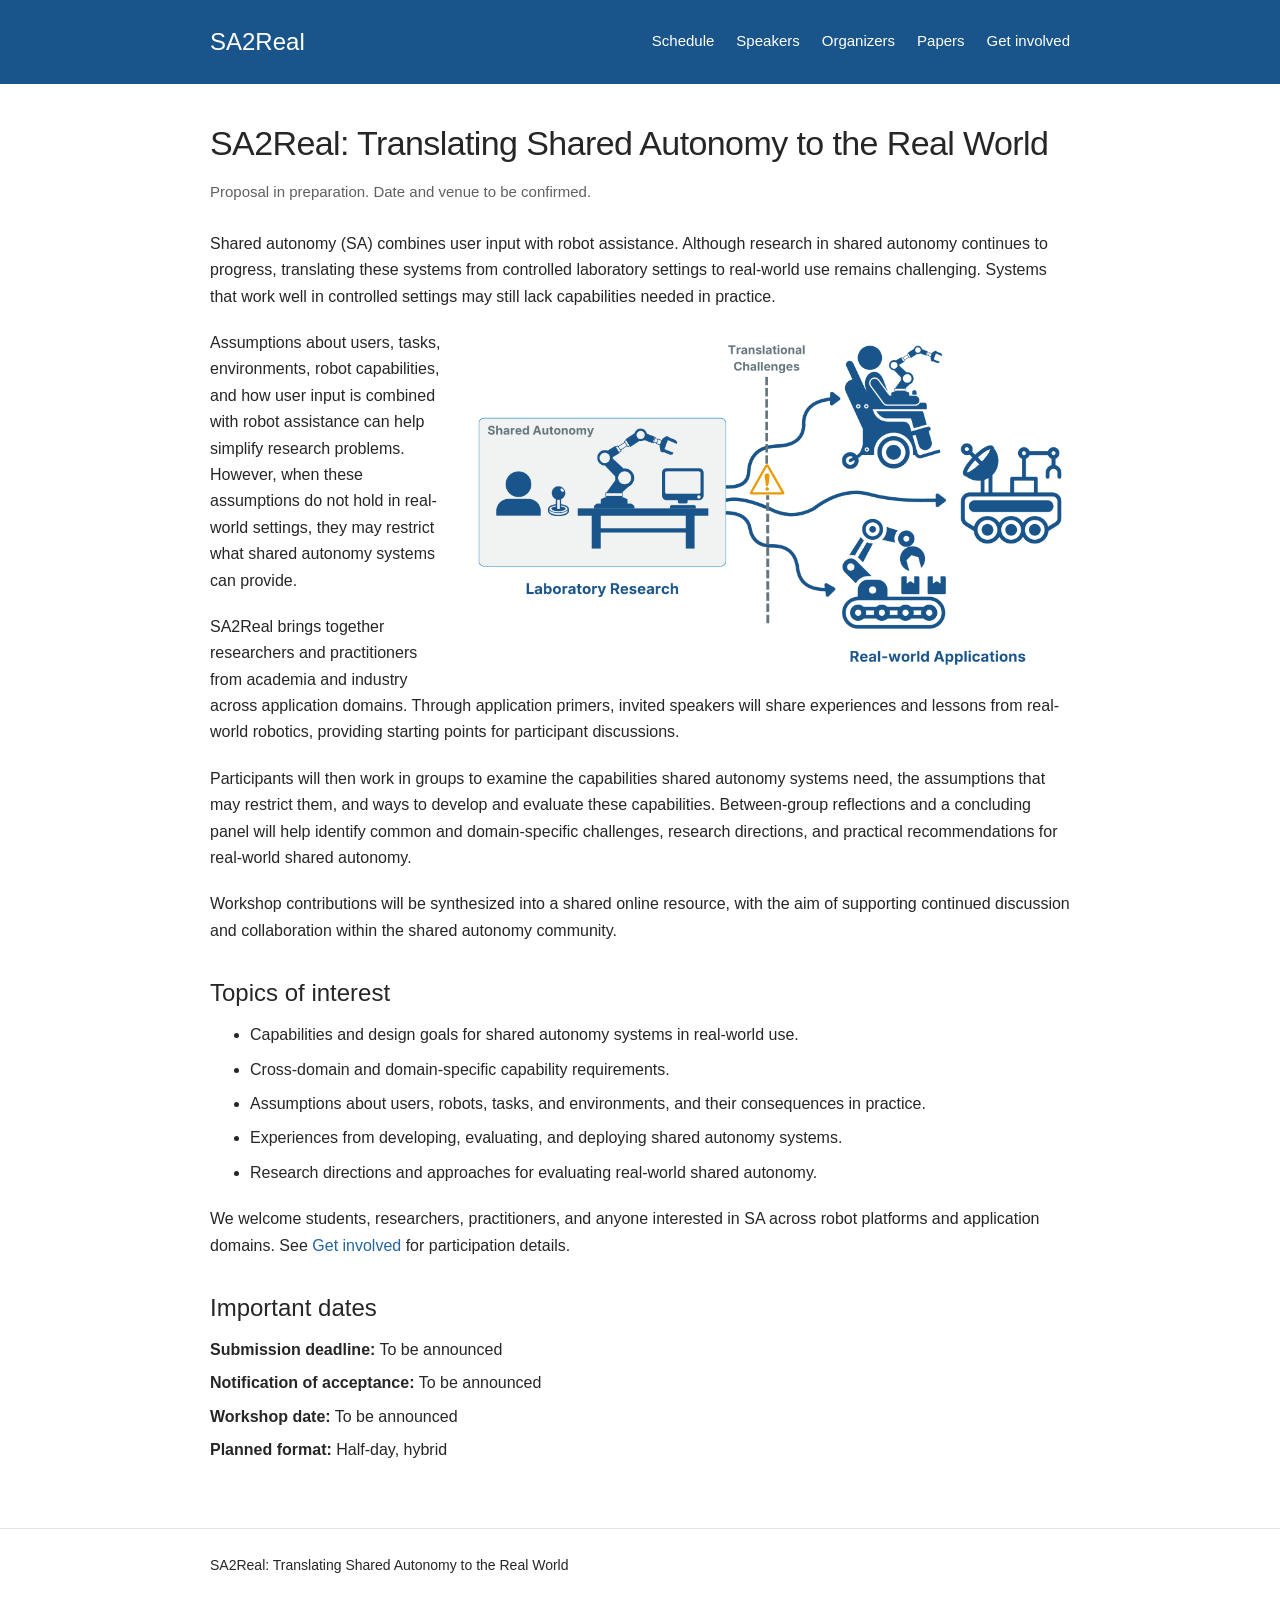
<file: index.html>
<!doctype html>
<html lang="en">
<head>
  <meta charset="utf-8">
  <meta name="viewport" content="width=device-width, initial-scale=1">
  <meta name="description" content="SA2Real: Translating Shared Autonomy to the Real World. Proposed HRI 2027 workshop.">
  <title>Home | SA2Real</title>
  <link rel="stylesheet" href="style.css?v=3">
</head>
<body>
  <a class="skip-link" href="#content">Skip to content</a>

  <!-- NAVIGATION: the same navigation appears on every page. -->
  <header class="site-header">
    <div class="container header-inner">
      <a class="site-title" href="index.html">SA2Real</a>
      <nav aria-label="Main navigation">
        <a href="schedule.html">Schedule</a>
        <a href="speakers.html">Speakers</a>
        <a href="organizers.html">Organizers</a>
        <a href="papers.html">Papers</a>
        <a href="participate.html">Get involved</a>
      </nav>
    </div>
  </header>

  <!-- PAGE CONTENT: edit the text between <main> and </main>. -->
  <main id="content" class="container">
    <h1>SA2Real: Translating Shared Autonomy to the Real World</h1>
    <!-- <p class="subtitle">Proposed half-day workshop at HRI 2027</p> -->
    <p class="status">Proposal in preparation. Date and venue to be confirmed.</p>
    

    <!-- ABOUT -->
    <p>
      Shared autonomy (SA) combines user input with robot assistance. Although research
      in shared autonomy continues to progress, translating these systems from controlled laboratory
      settings to real-world use remains challenging. Systems that work well in controlled
      settings may still lack capabilities needed in practice.
    </p>

    <img
    src="images/teaser_new.png"
    alt="Shared autonomy moving from laboratory research to real-world applications."
    class="intro-teaser"
  >

    <p>
      Assumptions about users, tasks, environments, robot capabilities, and how user
      input is combined with robot assistance can help simplify research problems.
      However, when these assumptions do not hold in real-world settings, they may
      restrict what shared autonomy systems can provide.
    </p>

    <p>
      SA2Real brings together researchers and practitioners from academia and industry
      across application domains. Through application primers, invited speakers will
      share experiences and lessons from real-world robotics, providing starting points
      for participant discussions.
    </p>

    <p>
      Participants will then work in groups to examine the capabilities shared autonomy systems need,
      the assumptions that may restrict them, and ways to develop and evaluate these
      capabilities. Between-group reflections and a concluding panel will help identify
      common and domain-specific challenges, research directions, and practical
      recommendations for real-world shared autonomy.
    </p>

    <p>
      Workshop contributions will be synthesized into a shared online resource, with the
      aim of supporting continued discussion and collaboration within the shared autonomy
      community.
    </p>


  <h2>Topics of interest</h2>
  <ul>
    <li>Capabilities and design goals for shared autonomy systems in real-world use.</li>
    <li>Cross-domain and domain-specific capability requirements.</li>
    <li>Assumptions about users, robots, tasks, and environments, and their consequences in practice.</li>
    <li>Experiences from developing, evaluating, and deploying shared autonomy systems.</li>
    <li>Research directions and approaches for evaluating real-world shared autonomy.</li>
  </ul>

  <p>
    We welcome students, researchers, practitioners, and anyone interested in SA
    across robot platforms and application domains. See
    <a href="participate.html">Get involved</a> for participation details.
  </p>


    <!-- DATES: replace "To be announced" when dates are confirmed. -->
    <h2>Important dates</h2>
    <ul class="dates">
      <li><strong>Submission deadline:</strong> To be announced</li>
      <li><strong>Notification of acceptance:</strong> To be announced</li>
      <li><strong>Workshop date:</strong> To be announced</li>
      <li><strong>Planned format:</strong> Half-day, hybrid</li>
    </ul>
  </main>

  <footer class="site-footer">
    <div class="container">
      <p>SA2Real: Translating Shared Autonomy to the Real World<br>
      <!-- <span class="muted">Proposed HRI 2027 workshop</span></p> -->
    </div>
  </footer>
</body>
</html>
</file>
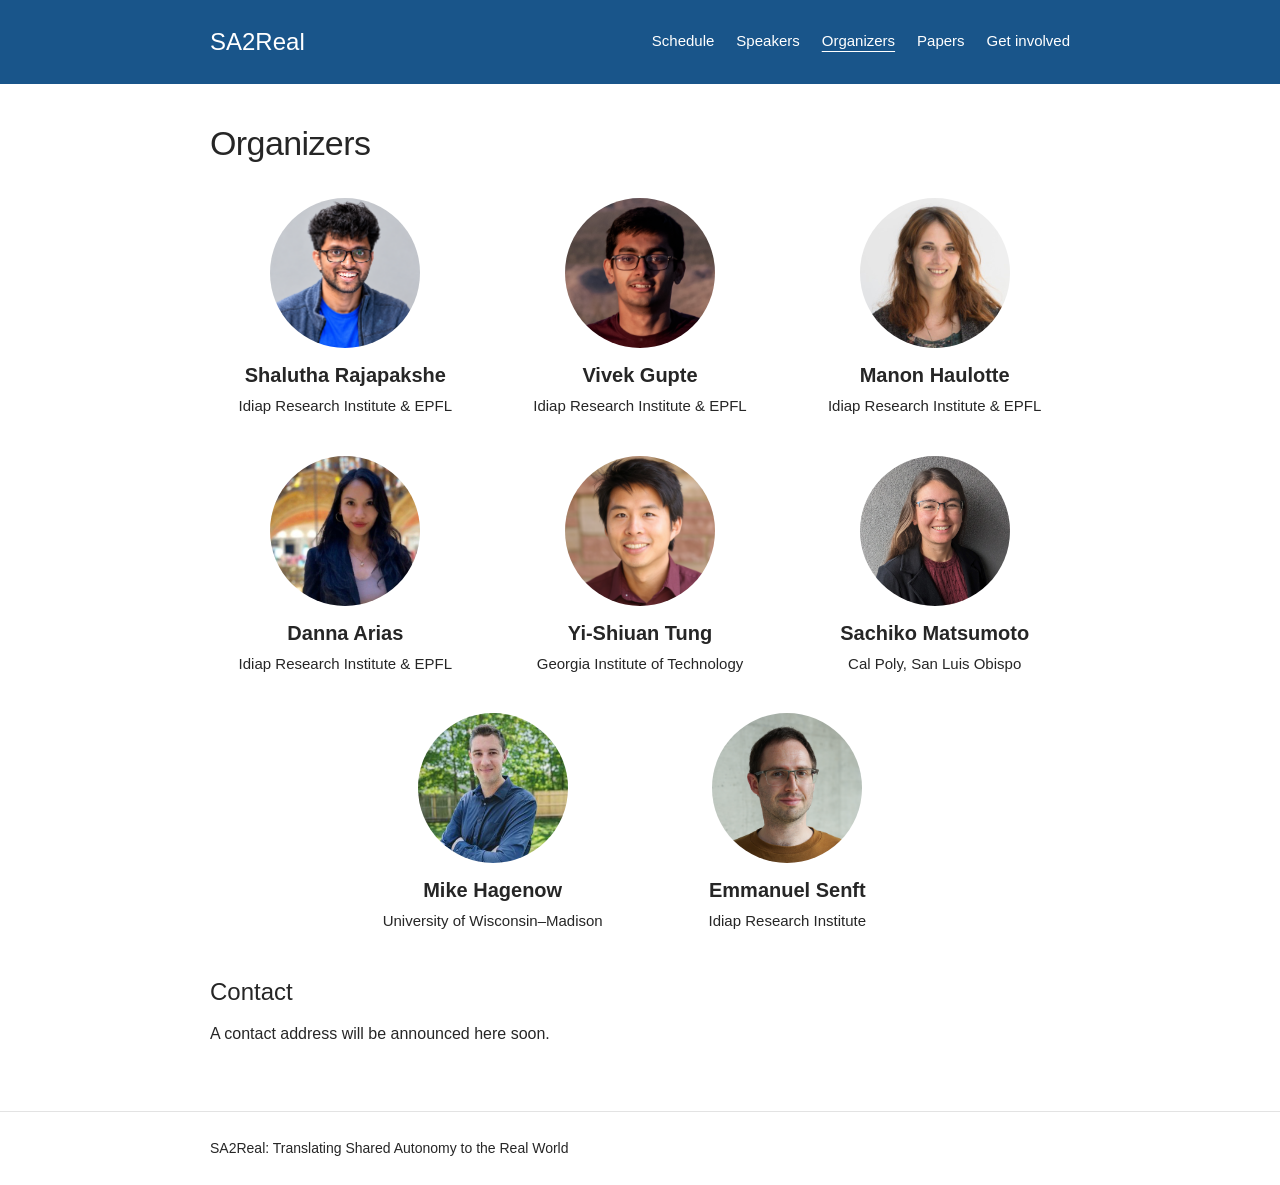
<file: organizers.html>
<!doctype html>
<html lang="en">
<head>
  <meta charset="utf-8">
  <meta name="viewport" content="width=device-width, initial-scale=1">
  <meta name="description" content="SA2Real: Translating Shared Autonomy to the Real World. Proposed HRI 2027 workshop.">
  <title>Organizers | SA2Real</title>
  <link rel="stylesheet" href="style.css">
  <link rel="stylesheet" href="organizers.css">
</head>
<body>
  <a class="skip-link" href="#content">Skip to content</a>

  <!-- NAVIGATION: the same navigation appears on every page. -->
  <header class="site-header">
    <div class="container header-inner">
      <a class="site-title" href="index.html">SA2Real</a>
      <nav aria-label="Main navigation">
        <a href="schedule.html">Schedule</a>
        <a href="speakers.html">Speakers</a>
        <a href="organizers.html" aria-current="page">Organizers</a>
        <a href="papers.html">Papers</a>
        <a href="participate.html">Get involved</a>
      </nav>
    </div>
  </header>

  <!-- PAGE CONTENT: edit the text between <main> and </main>. -->
  <main id="content" class="container">
    <h1>Organizers</h1>

    <!-- ORGANIZERS: duplicate an <article> block to add another person.
         Replace each image path when you add their photo to the images folder.
         For real photos, change alt="" to alt="Portrait of Organizer Name".
         To link a name, use <a href="PERSONAL_WEBSITE_URL">Name</a> inside its <h2>.
    -->
    <div class="organizer-grid">
      <!-- Shalutha Rajapakshe: replace the image path with images/shalutha.jpg -->
      <article class="organizer">
        <img class="organizer-photo" src="images/shalutha12.png" alt="" width="150" height="150">
        <h2 class="organizer-name">Shalutha Rajapakshe</h2>
        <p class="organizer-affiliation">Idiap Research Institute &amp; EPFL</p>
        <!-- Optional: add a short biography here in a <p> element. -->
      </article>

      <!-- Vivek Gupte: replace the image path with images/vivek.jpg -->
      <article class="organizer">
        <img class="organizer-photo" src="images/vivek.png" alt="" width="150" height="150">
        <h2 class="organizer-name">Vivek Gupte</h2>
        <p class="organizer-affiliation">Idiap Research Institute &amp; EPFL</p>
        <!-- Optional: add a short biography here in a <p> element. -->
      </article>

      <!-- Manon Haulotte: replace the image path with images/manon.jpg -->
      <article class="organizer">
        <img class="organizer-photo" src="images/manon.jpeg" alt="" width="150" height="150">
        <h2 class="organizer-name">Manon Haulotte</h2>
        <p class="organizer-affiliation">Idiap Research Institute &amp; EPFL</p>
        <!-- Optional: add a short biography here in a <p> element. -->
      </article>

      <!-- Danna Arias: replace the image path with images/danna.jpg -->
      <article class="organizer">
        <img class="organizer-photo" src="images/danna.jpeg" alt="" width="150" height="150">
        <h2 class="organizer-name">Danna Arias</h2>
        <p class="organizer-affiliation">Idiap Research Institute &amp; EPFL</p>
        <!-- Optional: add a short biography here in a <p> element. -->
      </article>

      <!-- Emmanuel Senft: replace the image path with images/emmanuel.jpg -->
      <article class="organizer">
        <img class="organizer-photo" src="images/yi.png" alt="" width="150" height="150">
        <h2 class="organizer-name">Yi-Shiuan Tung</h2>
        <p class="organizer-affiliation">Georgia Institute of Technology</p>
        <!-- Optional: add a short biography here in a <p> element. -->
      </article>

      <!-- Mike Hagenow: update the affiliation and image path. -->
      <article class="organizer">
        <img class="organizer-photo" src="images/sachiko.jpeg" alt="" width="150" height="150">
        <h2 class="organizer-name">Sachiko Matsumoto</h2>
        <p class="organizer-affiliation">Cal Poly, San Luis Obispo</p>
      </article>

        <!-- Mike Hagenow: update the affiliation and image path. -->
      <article class="organizer">
        <img class="organizer-photo" src="images/mike.jpeg" alt="" width="150" height="150">
        <h2 class="organizer-name">Mike Hagenow</h2>
        <p class="organizer-affiliation">University of Wisconsin–Madison</p>
      </article>

      <!-- Emmanuel Senft: replace the image path with images/emmanuel.jpg -->
      <article class="organizer">
        <img class="organizer-photo" src="images/emmanuel.jpg" alt="" width="150" height="150">
        <h2 class="organizer-name">Emmanuel Senft</h2>
        <p class="organizer-affiliation">Idiap Research Institute</p>
        <!-- Optional: add a short biography here in a <p> element. -->
      </article>

  
    </div>

    <!-- CONTACT: replace this text with your chosen workshop contact. -->
    <h2>Contact</h2>
    <p>A contact address will be announced here soon.</p>
  </main>

  <footer class="site-footer">
    <div class="container">
      <p>SA2Real: Translating Shared Autonomy to the Real World</p>
    </div>
  </footer>
</body>
</html>
</file>
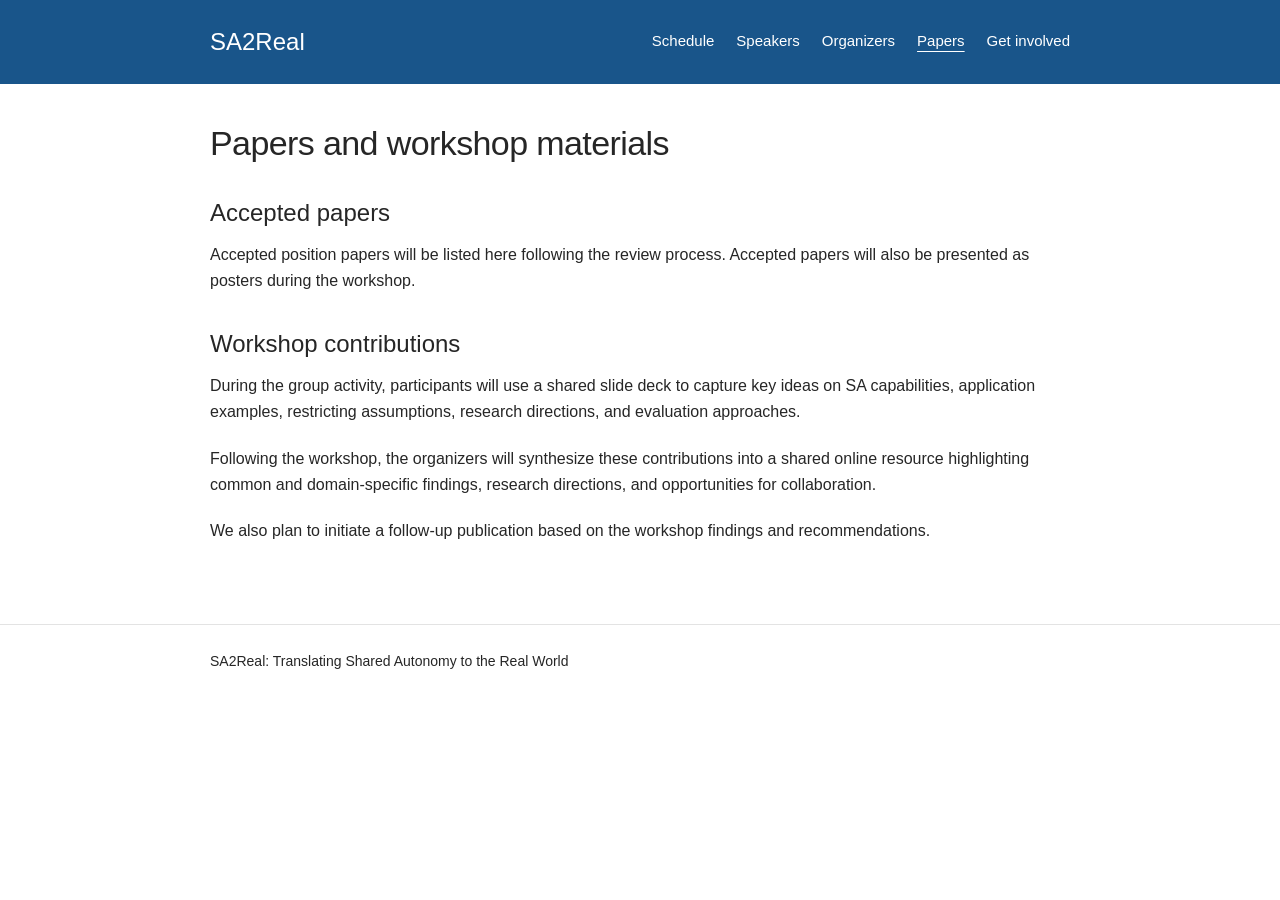
<file: papers.html>
<!doctype html>
<html lang="en">
<head>
  <meta charset="utf-8">
  <meta name="viewport" content="width=device-width, initial-scale=1">
  <meta name="description" content="SA2Real: Translating Shared Autonomy to the Real World. Proposed HRI 2027 workshop.">
  <title>Papers | SA2Real</title>
  <link rel="stylesheet" href="style.css">
</head>
<body>
  <a class="skip-link" href="#content">Skip to content</a>

  <!-- NAVIGATION: the same navigation appears on every page. -->
  <header class="site-header">
    <div class="container header-inner">
      <a class="site-title" href="index.html">SA2Real</a>
      <nav aria-label="Main navigation">
        <a href="schedule.html">Schedule</a>
        <a href="speakers.html">Speakers</a>
        <a href="organizers.html">Organizers</a>
        <a href="papers.html" aria-current="page">Papers</a>
        <a href="participate.html">Get involved</a>
      </nav>
    </div>
  </header>

  <!-- PAGE CONTENT: edit the text between <main> and </main>. -->
  <main id="content" class="container">
    <h1>Papers and workshop materials</h1>

    <h2>Accepted papers</h2>
    <p>
      Accepted position papers will be listed here following the review process.
      Accepted papers will also be presented as posters during the workshop.
    </p>

    <!-- ADD A PAPER: copy the example below and remove the comment markers.
    <p><strong>Paper title</strong><br>
    Author names<br>
    <a href="papers/filename.pdf">Download paper (PDF)</a></p>
    -->

    <h2>Workshop contributions</h2>
    <p>
      During the group activity, participants will use a shared slide deck to capture
      key ideas on SA capabilities, application examples, restricting assumptions,
      research directions, and evaluation approaches.
    </p>

    <p>
      Following the workshop, the organizers will synthesize these contributions into
      a shared online resource highlighting common and domain-specific findings,
      research directions, and opportunities for collaboration.
    </p>

    <p>
      We also plan to initiate a follow-up publication based on the workshop findings
      and recommendations.
    </p>
  </main>

  <footer class="site-footer">
    <div class="container">
      <p>SA2Real: Translating Shared Autonomy to the Real World<br>
      <!-- <span class="muted">Proposed HRI 2027 workshop</span></p> -->
    </div>
  </footer>
</body>
</html>
</file>
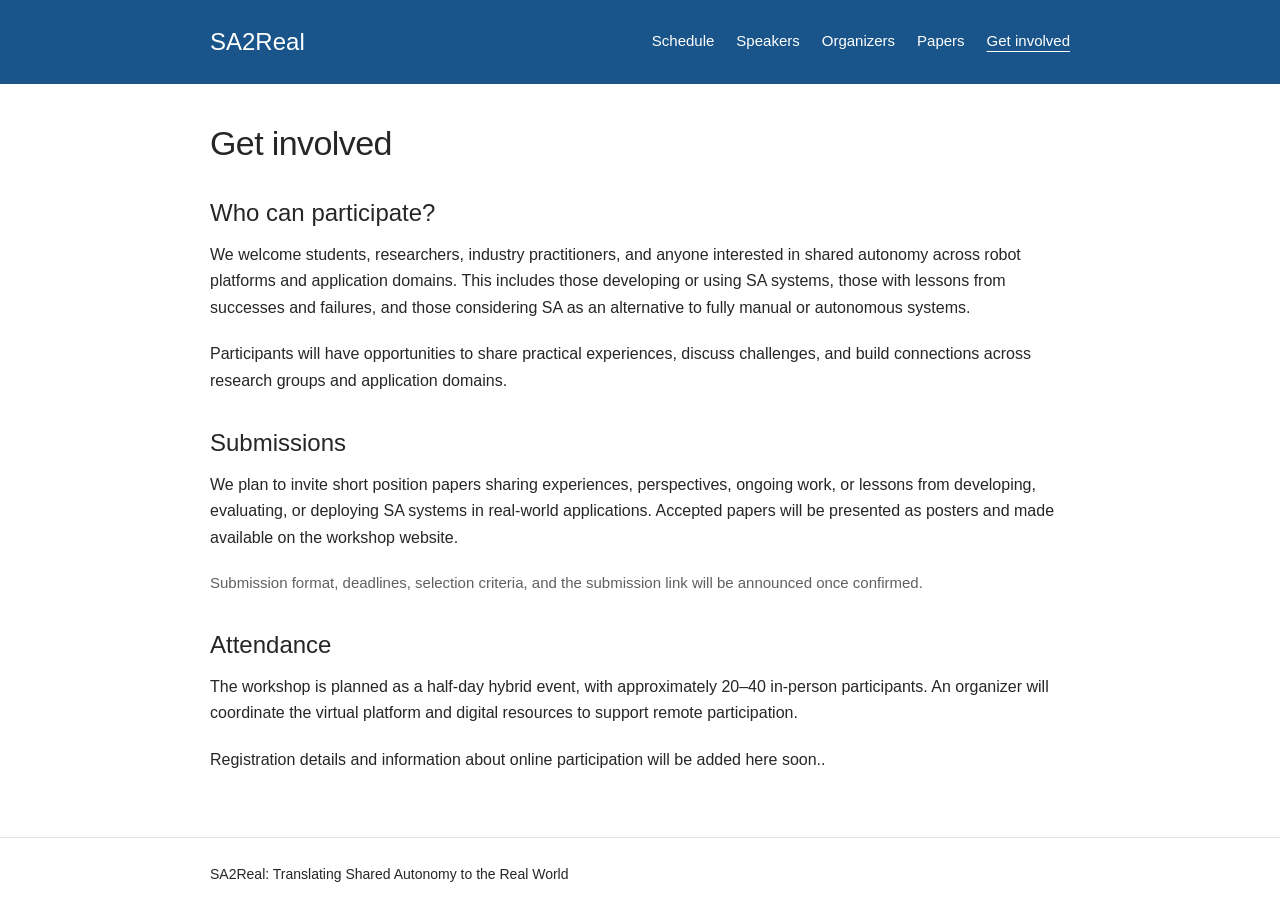
<file: participate.html>
<!doctype html>
<html lang="en">
<head>
  <meta charset="utf-8">
  <meta name="viewport" content="width=device-width, initial-scale=1">
  <meta name="description" content="SA2Real: Translating Shared Autonomy to the Real World. Proposed HRI 2027 workshop.">
  <title>Get involved | SA2Real</title>
  <link rel="stylesheet" href="style.css">
</head>
<body>
  <a class="skip-link" href="#content">Skip to content</a>

  <!-- NAVIGATION: the same navigation appears on every page. -->
  <header class="site-header">
    <div class="container header-inner">
      <a class="site-title" href="index.html">SA2Real</a>
      <nav aria-label="Main navigation">
        <a href="schedule.html">Schedule</a>
        <a href="speakers.html">Speakers</a>
        <a href="organizers.html">Organizers</a>
        <a href="papers.html">Papers</a>
        <a href="participate.html" aria-current="page">Get involved</a>
      </nav>
    </div>
  </header>

  <!-- PAGE CONTENT: edit the text between <main> and </main>. -->
  <main id="content" class="container">
    <h1>Get involved</h1>

    <h2>Who can participate?</h2>
    <p>
      We welcome students, researchers, industry practitioners, and anyone interested
      in shared autonomy across robot platforms and application domains. This includes
      those developing or using SA systems, those with lessons from successes and
      failures, and those considering SA as an alternative to fully manual or autonomous systems.
    </p>

    <p>
      Participants will have opportunities to share practical experiences, discuss
      challenges, and build connections across research groups and application domains.
    </p>

    <h2>Submissions</h2>
    <p>
      We plan to invite short position papers sharing experiences, perspectives,
      ongoing work, or lessons from developing, evaluating, or deploying SA systems
      in real-world applications. Accepted papers will be presented as posters and
      made available on the workshop website.
    </p>

    <p class="status">
      Submission format, deadlines, selection criteria, and the submission link will
      be announced once confirmed.
    </p>

    <!-- SUBMISSION LINK: add the actual link once the call is ready. -->

    <h2>Attendance</h2>
    <p>
      The workshop is planned as a half-day hybrid event, with approximately
      20–40 in-person participants. An organizer will coordinate the virtual platform
      and digital resources to support remote participation.
    </p>

    <p>
      Registration details and information about online participation will be added
      here soon..
    </p>
  </main>

  <footer class="site-footer">
    <div class="container">
      <p>SA2Real: Translating Shared Autonomy to the Real World<br>
      <!-- <span class="muted">Proposed HRI 2027 workshop</span></p> -->
    </div>
  </footer>
</body>
</html>
</file>
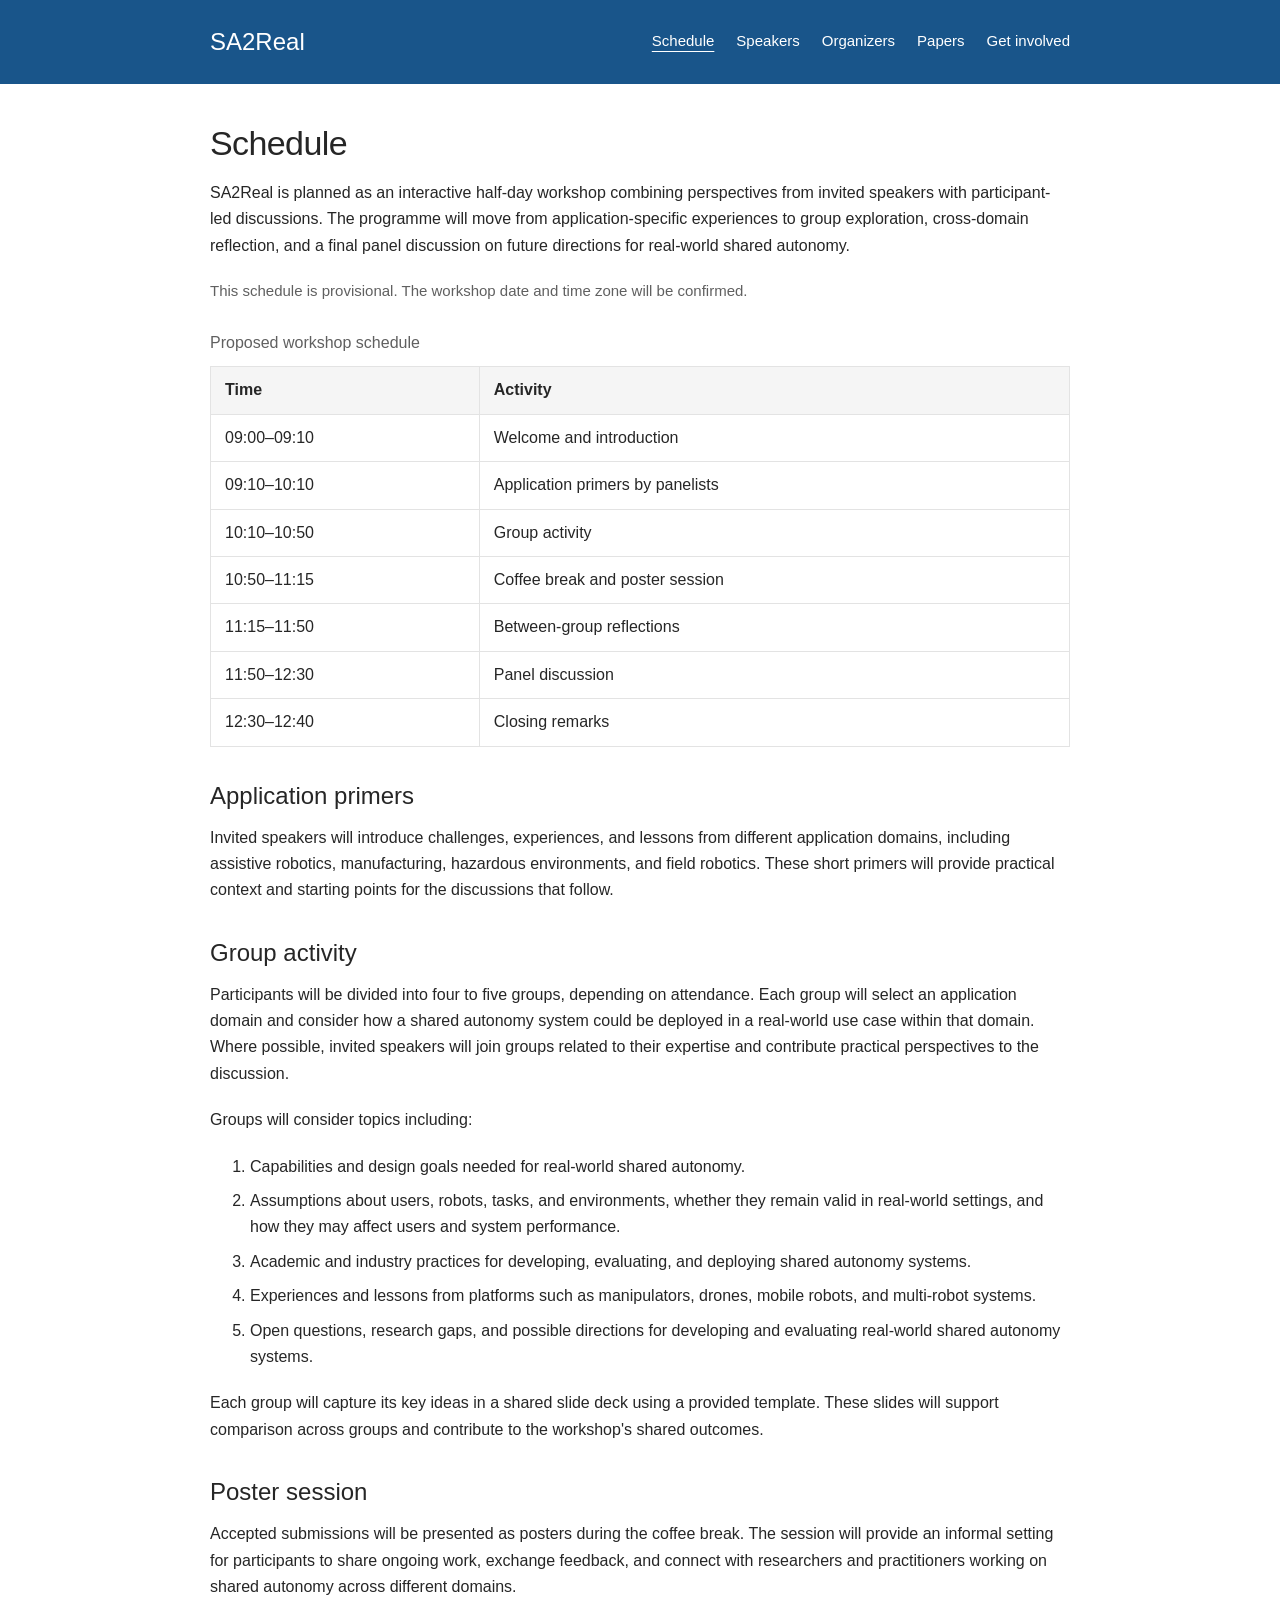
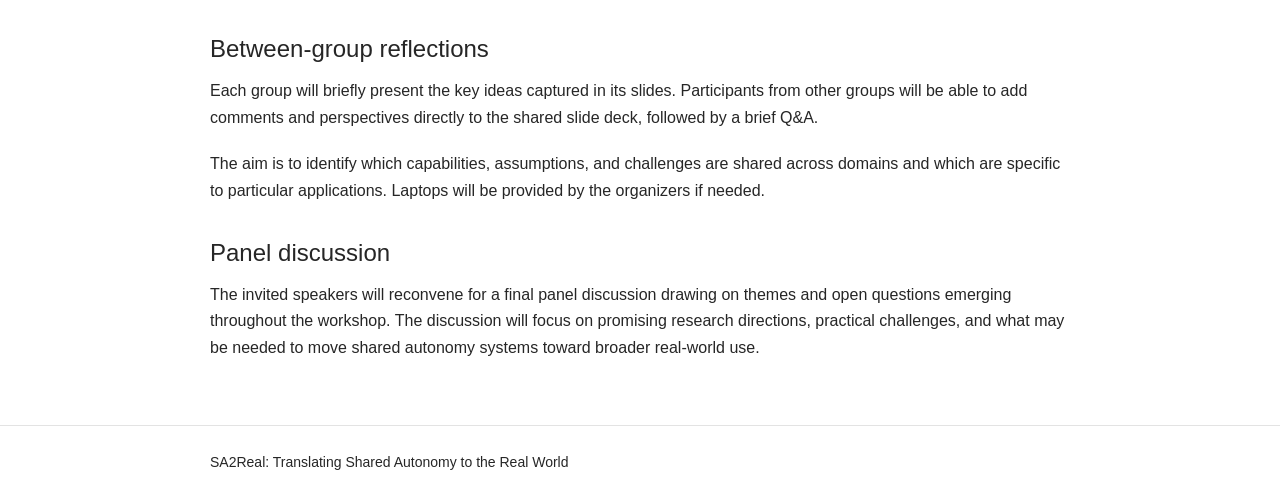
<file: schedule.html>
<!doctype html>
<html lang="en">
<head>
  <meta charset="utf-8">
  <meta name="viewport" content="width=device-width, initial-scale=1">
  <meta name="description" content="SA2Real: Translating Shared Autonomy to the Real World. Proposed HRI 2027 workshop.">
  <title>Schedule | SA2Real</title>
  <link rel="stylesheet" href="style.css">
</head>
<body>
  <a class="skip-link" href="#content">Skip to content</a>

  <!-- NAVIGATION: the same navigation appears on every page. -->
  <header class="site-header">
    <div class="container header-inner">
      <a class="site-title" href="index.html">SA2Real</a>
      <nav aria-label="Main navigation">
        <a href="schedule.html" aria-current="page">Schedule</a>
        <a href="speakers.html">Speakers</a>
        <a href="organizers.html">Organizers</a>
        <a href="papers.html">Papers</a>
        <a href="participate.html">Get involved</a>
      </nav>
    </div>
  </header>

  <!-- PAGE CONTENT: edit the text between <main> and </main>. -->
<main id="content" class="container">
  <h1>Schedule</h1>

  <p>
    SA2Real is planned as an interactive half-day workshop combining perspectives
    from invited speakers with participant-led discussions. The programme will move
    from application-specific experiences to group exploration, cross-domain
    reflection, and a final panel discussion on future directions for real-world
    shared autonomy.
  </p>

  <p class="status">
    This schedule is provisional. The workshop date and time zone will be confirmed.
  </p>

  <table>
    <caption>Proposed workshop schedule</caption>
    <thead>
      <tr>
        <th scope="col">Time</th>
        <th scope="col">Activity</th>
      </tr>
    </thead>
    <tbody>
      <tr><td>09:00–09:10</td><td>Welcome and introduction</td></tr>
      <tr><td>09:10–10:10</td><td>Application primers by panelists</td></tr>
      <tr><td>10:10–10:50</td><td>Group activity</td></tr>
      <tr><td>10:50–11:15</td><td>Coffee break and poster session</td></tr>
      <tr><td>11:15–11:50</td><td>Between-group reflections</td></tr>
      <tr><td>11:50–12:30</td><td>Panel discussion</td></tr>
      <tr><td>12:30–12:40</td><td>Closing remarks</td></tr>
    </tbody>
  </table>

  <h2>Application primers</h2>

  <p>
    Invited speakers will introduce challenges, experiences, and lessons from
    different application domains, including assistive robotics, manufacturing,
    hazardous environments, and field robotics. These short primers will provide
    practical context and starting points for the discussions that follow.
  </p>

  <h2>Group activity</h2>

  <p>
    Participants will be divided into four to five groups, depending on attendance.
    Each group will select an application domain and consider how a shared autonomy
    system could be deployed in a real-world use case within that domain. Where
    possible, invited speakers will join groups related to their expertise and
    contribute practical perspectives to the discussion.
  </p>

  <p>Groups will consider topics including:</p>

  <ol>
    <li>Capabilities and design goals needed for real-world shared autonomy.</li>

    <li>
      Assumptions about users, robots, tasks, and environments, whether they remain
      valid in real-world settings, and how they may affect users and system performance.
    </li>

    <li>
      Academic and industry practices for developing, evaluating, and deploying
      shared autonomy systems.
    </li>

    <li>
      Experiences and lessons from platforms such as manipulators, drones,
      mobile robots, and multi-robot systems.
    </li>

    <li>
      Open questions, research gaps, and possible directions for developing and
      evaluating real-world shared autonomy systems.
    </li>
  </ol>

  <p>
    Each group will capture its key ideas in a shared slide deck using a provided
    template. These slides will support comparison across groups and contribute to
    the workshop's shared outcomes.
  </p>

  <h2>Poster session</h2>

  <p>
    Accepted submissions will be presented as posters during the coffee break.
    The session will provide an informal setting for participants to share ongoing
    work, exchange feedback, and connect with researchers and practitioners working
    on shared autonomy across different domains.
  </p>

  <h2>Between-group reflections</h2>

  <p>
    Each group will briefly present the key ideas captured in its slides. Participants
    from other groups will be able to add comments and perspectives directly to the
    shared slide deck, followed by a brief Q&amp;A.
  </p>

  <p>
    The aim is to identify which capabilities, assumptions, and challenges are
    shared across domains and which are specific to particular applications.
    Laptops will be provided by the organizers if needed.
  </p>

  <h2>Panel discussion</h2>

  <p>
    The invited speakers will reconvene for a final panel discussion drawing on
    themes and open questions emerging throughout the workshop. The discussion will
    focus on promising research directions, practical challenges, and what may be
    needed to move shared autonomy systems toward broader real-world use.
  </p>

</main>

  <footer class="site-footer">
    <div class="container">
      <p>SA2Real: Translating Shared Autonomy to the Real World<br>
      <!-- <span class="muted">Proposed HRI 2027 workshop</span></p> -->
    </div>
  </footer>
</body>
</html>
</file>
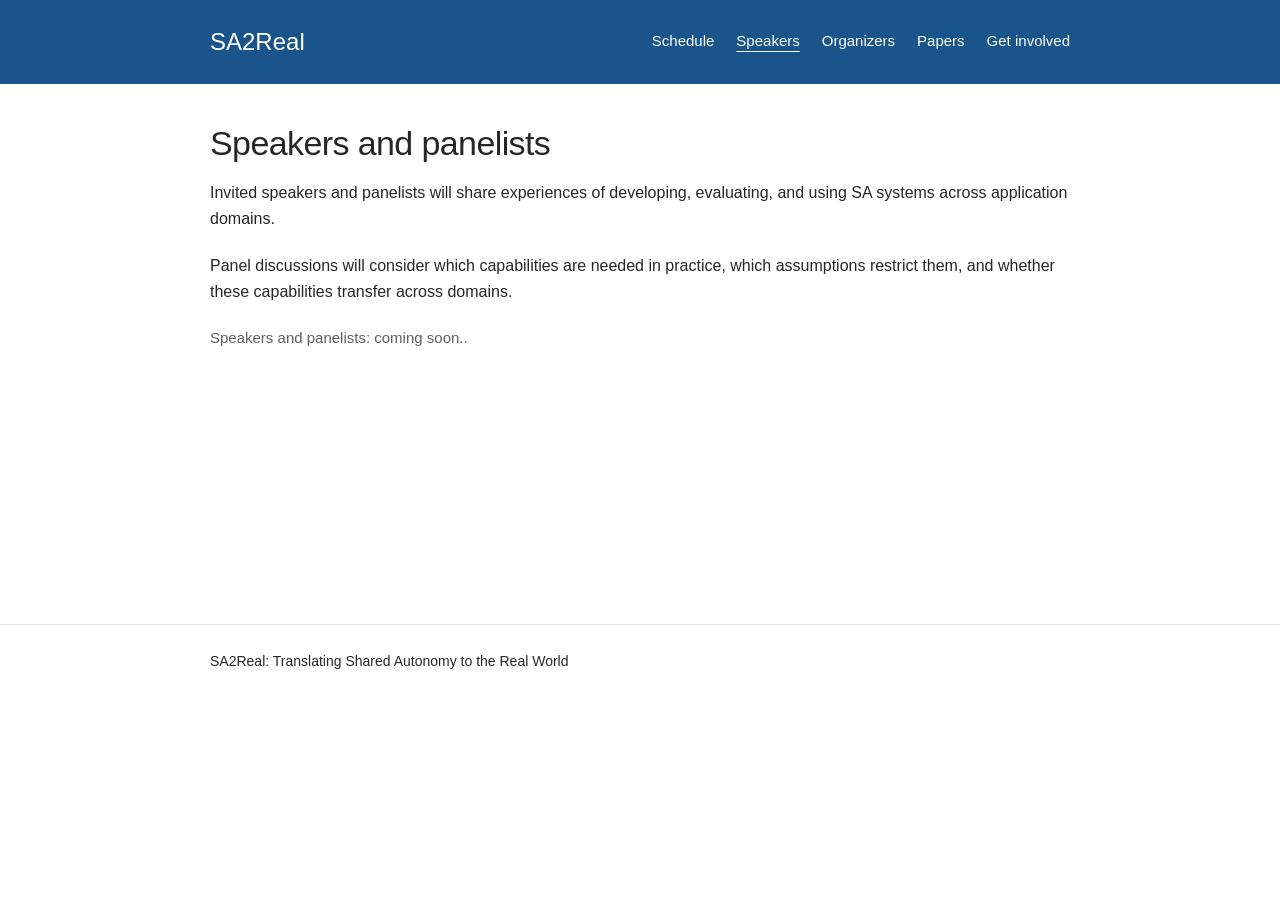
<file: speakers.html>
<!doctype html>
<html lang="en">
<head>
  <meta charset="utf-8">
  <meta name="viewport" content="width=device-width, initial-scale=1">
  <meta name="description" content="SA2Real: Translating Shared Autonomy to the Real World. Proposed HRI 2027 workshop.">
  <title>Speakers | SA2Real</title>
  <link rel="stylesheet" href="style.css">
</head>
<body>
  <a class="skip-link" href="#content">Skip to content</a>

  <!-- NAVIGATION: the same navigation appears on every page. -->
  <header class="site-header">
    <div class="container header-inner">
      <a class="site-title" href="index.html">SA2Real</a>
      <nav aria-label="Main navigation">
        <a href="schedule.html">Schedule</a>
        <a href="speakers.html" aria-current="page">Speakers</a>
        <a href="organizers.html">Organizers</a>
        <a href="papers.html">Papers</a>
        <a href="participate.html">Get involved</a>
      </nav>
    </div>
  </header>

  <!-- PAGE CONTENT: edit the text between <main> and </main>. -->
  <main id="content" class="container">
    <h1>Speakers and panelists</h1>
    <p>Invited speakers and panelists will share experiences of developing, evaluating, and using SA systems across application domains.</p>
    <p>Panel discussions will consider which capabilities are needed in practice, which assumptions restrict them, and whether these capabilities transfer across domains.</p>
    <p class="status">Speakers and panelists: coming soon..</p>

    <!-- ADD A CONFIRMED SPEAKER: copy the example below and remove the comment markers.
    <h2>Speaker name</h2>
    <p><strong>Affiliation</strong></p>
    <p>Short biography or talk description.</p>
    -->
  </main>

  <footer class="site-footer">
    <div class="container">
      <p>SA2Real: Translating Shared Autonomy to the Real World<br>
      <!-- <span class="muted">Proposed HRI 2027 workshop</span></p> -->
    </div>
  </footer>
</body>
</html>
</file>
<file: style.css>
/* SHARED STYLES: all pages use this file. */

/* Change these values to adjust the colour and reading width. */
:root {
  --text: #262626;
  --muted: #606060;
  --link: #2465a0;
  --border: #e3e3e3;
  --width: 860px;
}

/* Basic typography and page layout. */
* { box-sizing: border-box; }
body {
  margin: 0;
  background: #fff;
  color: var(--text);
  font-family: -apple-system, BlinkMacSystemFont, "Segoe UI", Arial, sans-serif;
  font-size: 16px;
  line-height: 1.65;
}
.container { width: min(var(--width), calc(100% - 40px)); margin: 0 auto; }
a { color: var(--link); text-decoration: none; }
a:hover { text-decoration: underline; }
a:focus-visible { outline: 2px solid var(--link); outline-offset: 4px; }
p, ul, ol { margin: 0 0 20px; }
li { margin-bottom: 8px; }
h1, h2 { font-weight: 500; line-height: 1.25; }
h1 { font-size: 34px; margin: 0 0 16px; letter-spacing: -0.6px; }
h2 { font-size: 24px; margin: 34px 0 14px; }
main { padding-top: 38px; padding-bottom: 44px; min-height: 60vh; }

/* Header and navigation. */
.site-header { border-top: 4px solid #424242; border-bottom: 1px solid var(--border); }
.header-inner { display: flex; align-items: center; justify-content: space-between; gap: 22px; padding: 17px 0; }
.site-title { color: var(--text); font-size: 24px; font-weight: 400; white-space: nowrap; }
nav { display: flex; flex-wrap: wrap; gap: 10px 22px; }
nav a { color: var(--text); font-size: 15px; }
nav a[aria-current="page"] { text-decoration: underline; text-underline-offset: 5px; }

/* Page details. */
.subtitle { font-size: 18px; margin-bottom: 8px; }
.status, .muted { color: var(--muted); }
.status { font-size: 15px; margin-bottom: 26px; }
.dates { list-style: none; padding: 0; }
.dates li { margin-bottom: 7px; }

/* Schedule table. */
table { width: 100%; border-collapse: collapse; margin: 24px 0; }
caption { text-align: left; color: var(--muted); margin-bottom: 10px; }
th, td { border: 1px solid var(--border); padding: 10px 14px; text-align: left; }
th { background: #f5f5f5; font-weight: 600; }
td:first-child { white-space: nowrap; }

/* Footer and keyboard accessibility. */
.site-footer { border-top: 1px solid var(--border); padding: 25px 0; font-size: 14px; }
.site-footer p { margin: 0; }
.skip-link { position: absolute; left: 16px; top: -100px; background: white; padding: 8px 12px; }
.skip-link:focus { top: 8px; }

/* Small screens: let the navigation wrap below the title. */
@media (max-width: 640px) {
  .header-inner { flex-direction: column; align-items: flex-start; gap: 10px; }
  nav { gap: 8px 18px; }
  h1 { font-size: 28px; }
  h2 { font-size: 22px; }
  main { padding-top: 28px; }
  th, td { padding: 9px 8px; font-size: 14px; }
}


/* Full-width blue header */
.site-header {
  background-color: #19558a;
  border-top: none;
  border-bottom: none;
}

.header-inner {
  padding-top: 22px;
  padding-bottom: 22px;
}

.site-title,
nav a {
  color: #ffffff;
}

nav a:hover {
  color: #ffffff;
  text-decoration: underline;
}

.site-header a:focus-visible {
  outline-color: #ffffff;
}



.intro-teaser {
  float: right;
  width: 90%;
  max-width: 600px;
  height: auto;
  margin: 0.3rem 0 1rem 1.5rem;
}

/* Start subsequent sections below the image */
h2 {
  clear: both;
}

/* Centre the image on small screens */
@media (max-width: 700px) {
  .intro-teaser {
    float: none;
    display: block;
    width: 70%;
    max-width: 250px;
    margin: 1rem auto 1.5rem;
  }
}
</file>
<file: organizers.css>
/* Only the organizers page uses these styles.
   General fonts, colours and navigation still come from style.css. */

/* Three centered profiles per row. The final row is centered too. */
.organizer-grid {
  display: flex;
  flex-wrap: wrap;
  justify-content: center;
  gap: 38px 24px;
  margin: 34px 0 44px;
}
.organizer {
  flex: 0 1 calc((100% - 48px) / 3);
  min-width: 0;
  text-align: center;
}
.organizer-photo {
  display: block;
  width: 150px;
  height: 150px;
  margin: 0 auto 14px;
  object-fit: cover;
  object-position: center;
  border-radius: 50%; /* Use 0 for square photos. */
  background: #f1f1f1;
}
.organizer-name {
  font-size: 20px;
  font-weight: 600;
  line-height: 1.35;
  margin: 0 0 6px;
}
.organizer-affiliation {
  font-size: 15px;
  line-height: 1.5;
  margin: 0;
}

/* Two profiles per row on small screens; one on narrow phones. */
@media (max-width: 640px) {
  .organizer { flex-basis: calc((100% - 24px) / 2); }
}
@media (max-width: 380px) {
  .organizer { flex-basis: 100%; }
}
</file>
